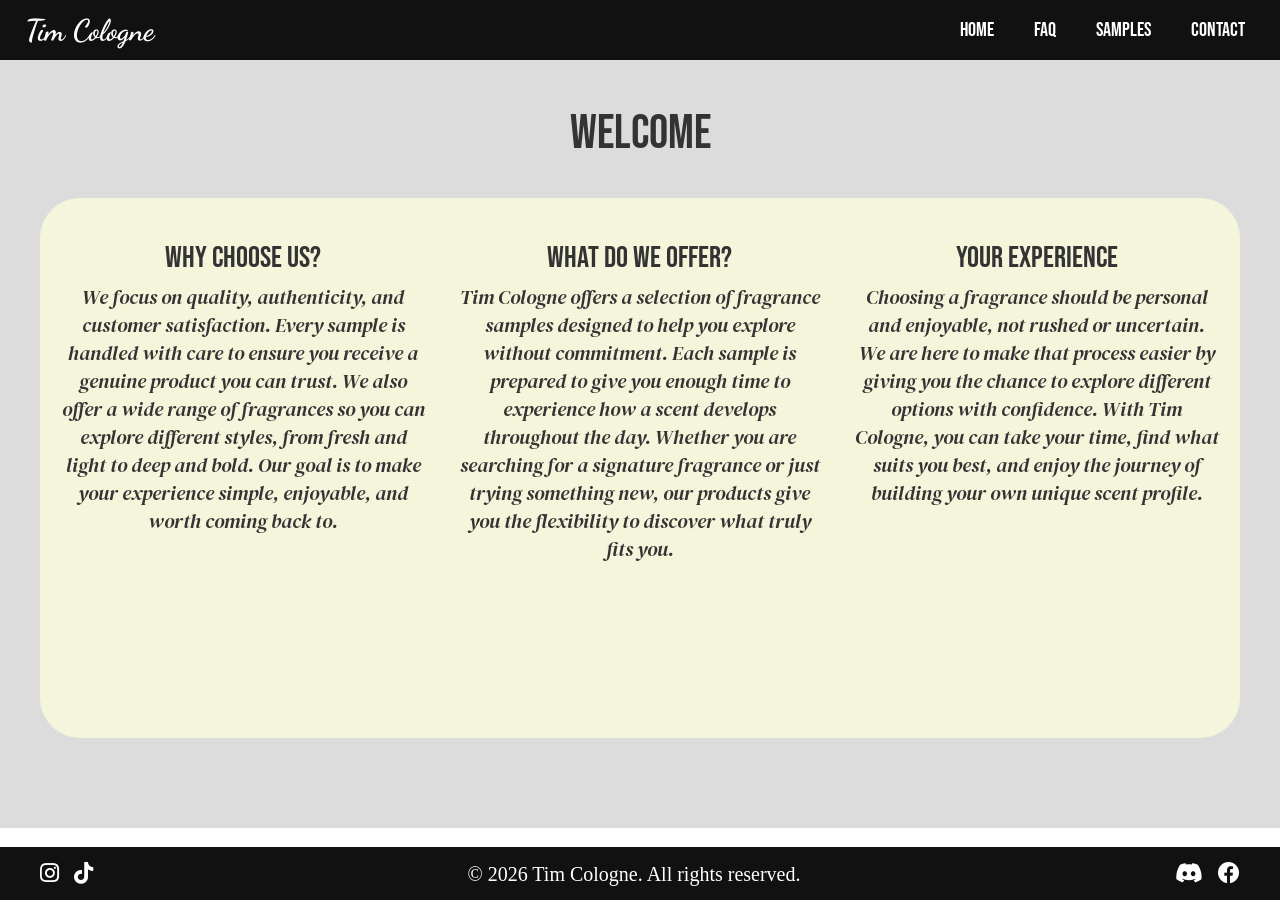
<file: index.html>
<!DOCTYPE html>
<html lang="en">
<head>
  <meta charset="UTF-8">
  <meta name="viewport" content="width=device-width, initial-scale=1.0">
  <title>Tim Cologne - Home</title>
  <link rel="stylesheet" href="reset.css">
  <link rel="stylesheet" href="styles.css">
  <link rel="preconnect" href="https://fonts.googleapis.com">
 <link rel="preconnect" href="https://fonts.gstatic.com" crossorigin>
 <link href="https://fonts.googleapis.com/css2?family=Bebas+Neue&display=swap" rel="stylesheet">
 <link rel="preconnect" href="https://fonts.googleapis.com">
<link rel="preconnect" href="https://fonts.gstatic.com" crossorigin>
<link href="https://fonts.googleapis.com/css2?family=Bebas+Neue&family=Dancing+Script:wght@400..700&display=swap" rel="stylesheet">
<link rel="preconnect" href="https://fonts.googleapis.com">
<link rel="preconnect" href="https://fonts.gstatic.com" crossorigin>
<link href="https://fonts.googleapis.com/css2?family=DM+Serif+Display:ital@1&display=swap" rel="stylesheet">
<link rel="stylesheet" href="https://use.fontawesome.com/releases/v5.15.4/css/all.css" integrity="sha384-DyZ88mC6Up2uqS4h/KRgHuoeGwBcD4Ng9SiP4dIRy0EXTlnuz47vAwmeGwVChigm" crossorigin="anonymous"/>

</head>
<body>
  
<header>
    <nav>
    <h1>Tim Cologne</h1>
    <ul>
    <li><a href="index.html">Home</a></li>
    <li><a href="faq.html">FAQ</a></li>
    <li><a href="products.html">Samples</a></li>
    <li><a href="contact.html">Contact</a></li>
    </ul>
  </nav>
</header>

<main>
<section class="welcome-section">
        <h1>Welcome</h1>

   <div class="info-box">           
          
      <div class="info-item">
    <h2>Why Choose Us?</h2>
    <p>
        We focus on quality, authenticity, and customer satisfaction. Every sample is handled with care to ensure you receive a genuine product 
        you can trust. We also offer a wide range of fragrances so you can explore different styles, from fresh and light to deep and bold. 
        Our goal is to make your experience simple, enjoyable, and worth coming back to.
    </p>
        </div>

    <div class="info-item">
      <h2>What Do We Offer?</h2>
      <p>
          Tim Cologne offers a selection of fragrance samples designed to help you explore without commitment. Each sample is prepared to give you
          enough time to experience how a scent develops throughout the day. Whether you are searching for a signature fragrance or just trying
          something new, our products give you the flexibility to discover what truly fits you.
      </p>
    </div>

    <div class="info-item">
      <h2>Your Experience</h2>
      <p>
          Choosing a fragrance should be personal and enjoyable, not rushed or uncertain. We are here to make that process easier by giving you
          the chance to explore different options with confidence. With Tim Cologne, you can take your time, find what suits you best, and enjoy
          the journey of building your own unique scent profile.
        </p>
    </div>

</div>
</section>

</main>


  <footer>
    <div class="footer-container">

        <div class="social-left">
            <a href="https://www.instagram.com/temur_b02/" target="_blank">
                <i class="fab fa-instagram"></i>
            </a>

            <a href="https://www.tiktok.com/@temur_b0" target="_blank">
                <i class="fab fa-tiktok"></i>
            </a>
        </div>

        <div class="footer-text">
            <p>© 2026 Tim Cologne. All rights reserved.</p>
        </div>

        <div class="social-right">
            <a href="https://discordapp.com/users/t1mazver/" target="_blank">
                <i class="fab fa-discord"></i>
            </a>

            <a href="https://www.facebook.com/temur.babayarov/" target="_blank">
                <i class="fab fa-facebook"></i>
            </a>
        </div>

    </div>
</footer> 



</body>
</html>
</file>
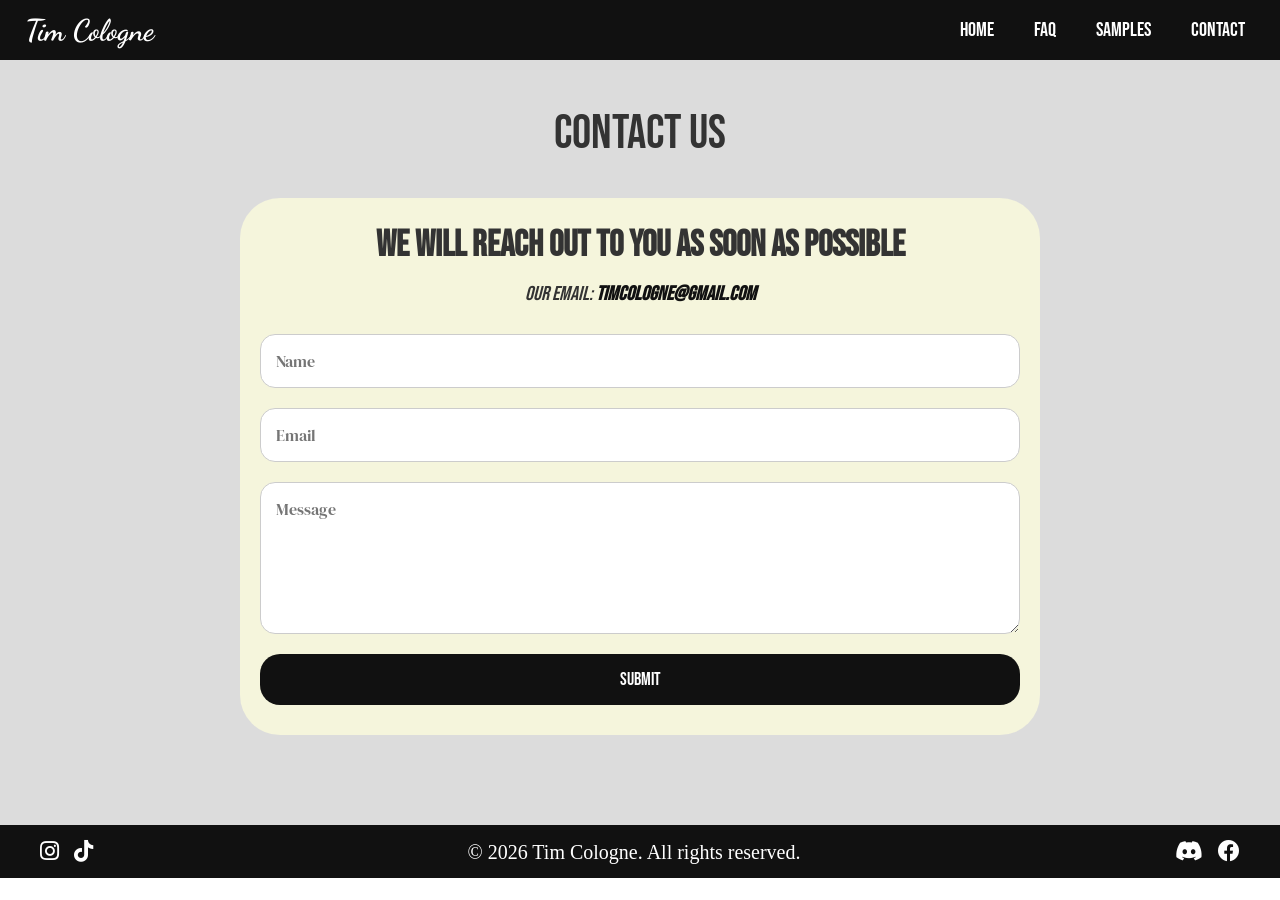
<file: contact.html>
<!DOCTYPE html>
<html lang="en">
<head>
  <meta charset="UTF-8">
  <meta name="viewport" content="width=device-width, initial-scale=1.0">
  <title>Tim Cologne - Contact</title>
  <link rel="stylesheet" href="reset.css">
  <link rel="stylesheet" href="styles.css">
  <link rel="preconnect" href="https://fonts.googleapis.com">
 <link rel="preconnect" href="https://fonts.gstatic.com" crossorigin>
 <link href="https://fonts.googleapis.com/css2?family=Bebas+Neue&display=swap" rel="stylesheet">
 <link rel="preconnect" href="https://fonts.googleapis.com">
<link rel="preconnect" href="https://fonts.gstatic.com" crossorigin>
<link href="https://fonts.googleapis.com/css2?family=Bebas+Neue&family=Dancing+Script:wght@400..700&display=swap" rel="stylesheet">
<link rel="preconnect" href="https://fonts.googleapis.com">
<link rel="preconnect" href="https://fonts.gstatic.com" crossorigin>
<link href="https://fonts.googleapis.com/css2?family=DM+Serif+Display:ital@1&display=swap" rel="stylesheet">
<link rel="stylesheet" href="https://use.fontawesome.com/releases/v5.15.4/css/all.css" integrity="sha384-DyZ88mC6Up2uqS4h/KRgHuoeGwBcD4Ng9SiP4dIRy0EXTlnuz47vAwmeGwVChigm" crossorigin="anonymous"/>
</head>

<body>
  
  <header>
    <nav>
      <h1>Tim Cologne</h1>
      <ul>
        <li><a href="index.html">Home</a></li>
        <li><a href="faq.html">FAQ</a></li>
        <li><a href="products.html">Samples</a></li>
        <li><a href="contact.html">Contact</a></li>
      </ul>
    </nav>
  </header>
<section class="welcome-section">
        <h1>Contact us</h1>

   <main class="content">
    <h2>WE WILL REACH OUT TO YOU AS SOON AS POSSIBLE</h2>
    <p>OUR EMAIL: <a href="mailto:timcologne@gmail.com">timcologne@gmail.com</a></p>

    <form>
        <input type="text" placeholder="Name" required>
        <input type="email" placeholder="Email" required>
        <textarea placeholder="Message" required></textarea>
        <button type="submit">Submit</button>
    </form>
</main>
</section>
  <footer>
    <div class="footer-container">

        <div class="social-left">
            <a href="https://www.instagram.com/temur_b02/" target="_blank">
                <i class="fab fa-instagram"></i>
            </a>

            <a href="https://www.tiktok.com/@temur_b0" target="_blank">
                <i class="fab fa-tiktok"></i>
            </a>
        </div>

        <div class="footer-text">
            <p>© 2026 Tim Cologne. All rights reserved.</p>
        </div>

        <div class="social-right">
            <a href="https://discordapp.com/users/t1mazver/" target="_blank">
                <i class="fab fa-discord"></i>
            </a>

            <a href="https://www.facebook.com/temur.babayarov/" target="_blank">
                <i class="fab fa-facebook"></i>
            </a>
        </div>

    </div>
</footer>

</body>
</html>
</file>
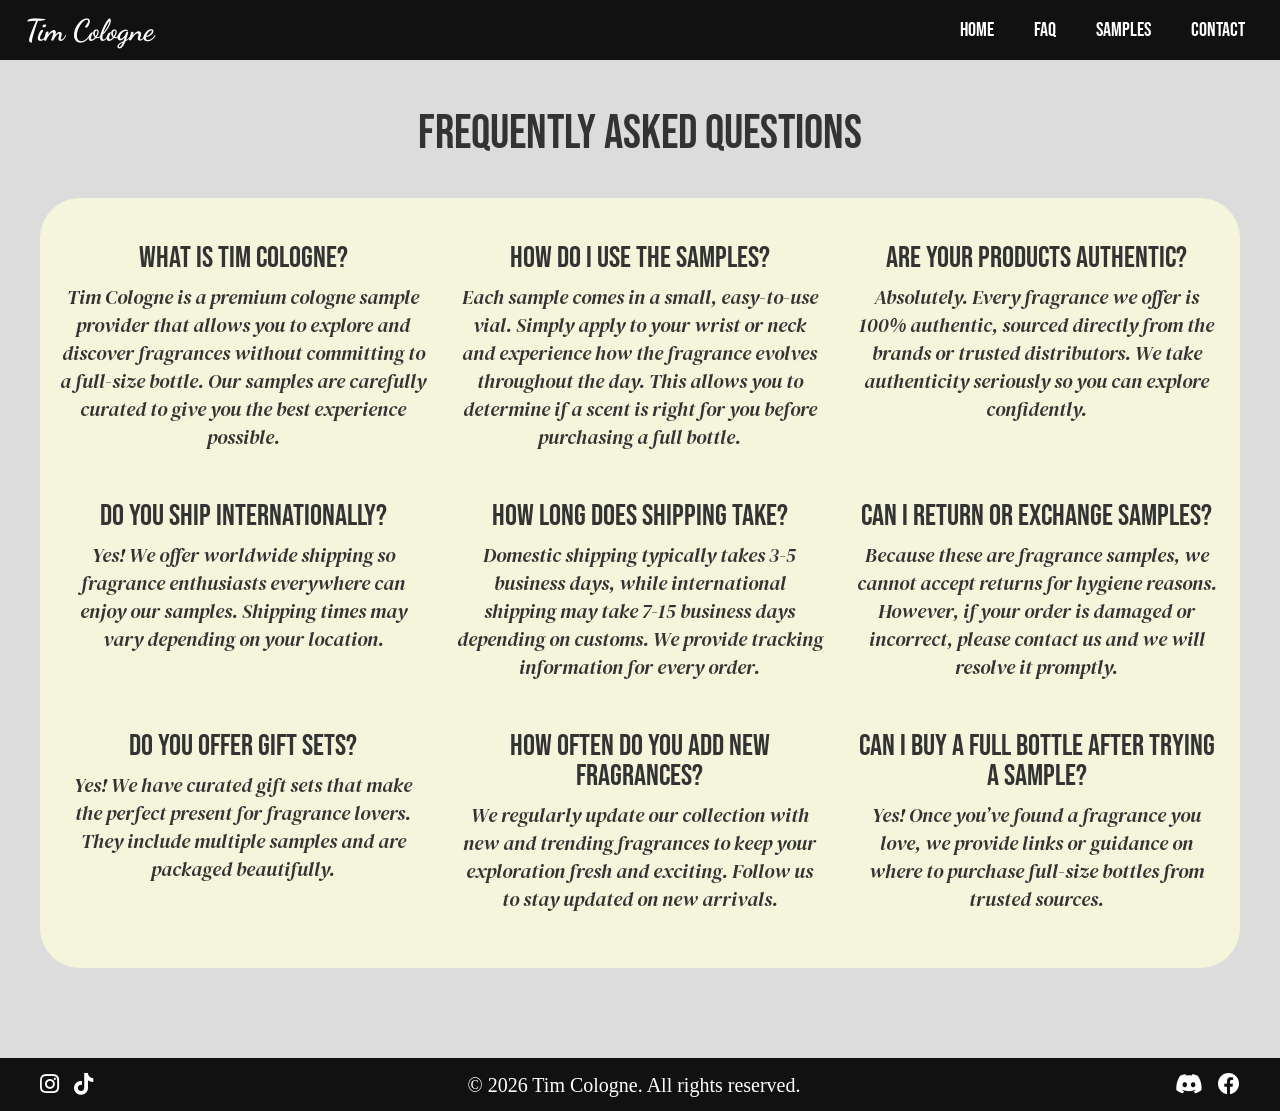
<file: faq.html>
<!DOCTYPE html>
<html lang="en">
  <meta charset="UTF-8">
  <meta name="viewport" content="width=device-width, initial-scale=1.0">
  <title>Tim Cologne - FAQ</title>
  <link rel="stylesheet" href="reset.css">
  <link rel="stylesheet" href="styles.css">
    <link rel="preconnect" href="https://fonts.googleapis.com">
 <link rel="preconnect" href="https://fonts.gstatic.com" crossorigin>
 <link href="https://fonts.googleapis.com/css2?family=Bebas+Neue&display=swap" rel="stylesheet">
 <link rel="preconnect" href="https://fonts.googleapis.com">
<link rel="preconnect" href="https://fonts.gstatic.com" crossorigin>
<link href="https://fonts.googleapis.com/css2?family=Bebas+Neue&family=Dancing+Script:wght@400..700&display=swap" rel="stylesheet">
<link rel="preconnect" href="https://fonts.googleapis.com">
<link rel="preconnect" href="https://fonts.gstatic.com" crossorigin>
<link href="https://fonts.googleapis.com/css2?family=DM+Serif+Display:ital@1&display=swap" rel="stylesheet">
<link rel="stylesheet" href="https://use.fontawesome.com/releases/v5.15.4/css/all.css" integrity="sha384-DyZ88mC6Up2uqS4h/KRgHuoeGwBcD4Ng9SiP4dIRy0EXTlnuz47vAwmeGwVChigm" crossorigin="anonymous"/>

 <header>
    <nav>
      <h1>Tim Cologne</h1>
      <ul>
        <li><a href="index.html">Home</a></li>
        <li><a href="faq.html">FAQ</a></li>
        <li><a href="products.html">Samples</a></li>
        <li><a href="contact.html">Contact</a></li>
      </ul>    
    </nav>
  </header>
<body>

  <main id="faq-page">
    <section class="welcome-section">
        <h1>Frequently Asked Questions</h1>

        <div class="info-box">

            <div class="faq-item">
                <h2>What is Tim Cologne?</h2>
                <p>
                    Tim Cologne is a premium cologne sample provider that allows you to explore and discover fragrances without committing to a full-size bottle. 
                    Our samples are carefully curated to give you the best experience possible.
                </p>
            </div>

            <div class="faq-item">
                <h2>How do I use the samples?</h2>
                <p>
                    Each sample comes in a small, easy-to-use vial. Simply apply to your wrist or neck and experience how the fragrance evolves throughout the day. 
                    This allows you to determine if a scent is right for you before purchasing a full bottle.
                </p>
            </div>

            <div class="faq-item">
                <h2>Are your products authentic?</h2>
                <p>
                    Absolutely. Every fragrance we offer is 100% authentic, sourced directly from the brands or trusted distributors. 
                    We take authenticity seriously so you can explore confidently.
                </p>
            </div>

            <div class="faq-item">
                <h2>Do you ship internationally?</h2>
                <p>
                    Yes! We offer worldwide shipping so fragrance enthusiasts everywhere can enjoy our samples. 
                    Shipping times may vary depending on your location.
                </p>
            </div>

            <div class="faq-item">
                <h2>How long does shipping take?</h2>
                <p>
                    Domestic shipping typically takes 3-5 business days, while international shipping may take 7-15 business days depending on customs. 
                    We provide tracking information for every order.
                </p>
            </div>

            <div class="faq-item">
                <h2>Can I return or exchange samples?</h2>
                <p>
                    Because these are fragrance samples, we cannot accept returns for hygiene reasons. 
                    However, if your order is damaged or incorrect, please contact us and we will resolve it promptly.
                </p>
            </div>

            <div class="faq-item">
                <h2>Do you offer gift sets?</h2>
                <p>
                    Yes! We have curated gift sets that make the perfect present for fragrance lovers. 
                    They include multiple samples and are packaged beautifully.
                </p>
            </div>

            <div class="faq-item">
                <h2>How often do you add new fragrances?</h2>
                <p>
                    We regularly update our collection with new and trending fragrances to keep your exploration fresh and exciting. 
                    Follow us to stay updated on new arrivals.
                </p>
            </div>

            <div class="faq-item">
                <h2>Can I buy a full bottle after trying a sample?</h2>
                <p>
                    Yes! Once you’ve found a fragrance you love, we provide links or guidance on where to purchase full-size bottles from trusted sources.
                </p>
            </div>

        </div>
    </section>
</main>
 
  <footer>
    <div class="footer-container">

        <div class="social-left">
            <a href="https://www.instagram.com/temur_b02/" target="_blank">
                <i class="fab fa-instagram"></i>
            </a>

            <a href="https://www.tiktok.com/@temur_b0" target="_blank">
                <i class="fab fa-tiktok"></i>
            </a>
        </div>

        <div class="footer-text">
            <p>© 2026 Tim Cologne. All rights reserved.</p>
        </div>

        <div class="social-right">
            <a href="https://discordapp.com/users/t1mazver/" target="_blank">
                <i class="fab fa-discord"></i>
            </a>

            <a href="https://www.facebook.com/temur.babayarov/" target="_blank">
                <i class="fab fa-facebook"></i>
            </a>
        </div>

    </div>
</footer>

</body>
</html>
</file>
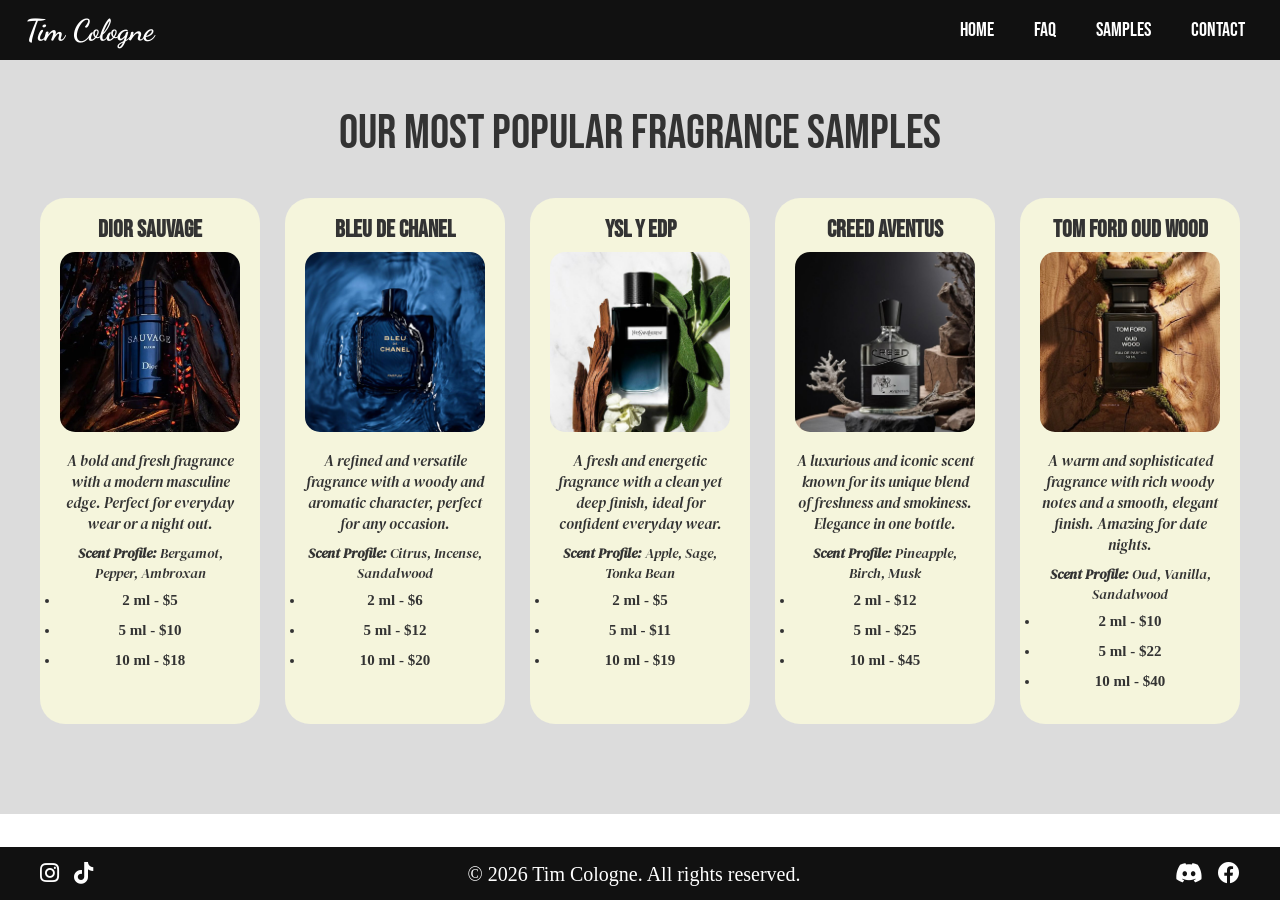
<file: products.html>
<!DOCTYPE html>
<html lang="en">
<head>
  <meta charset="UTF-8">
  <meta name="viewport" content="width=device-width, initial-scale=1.0">
  <title>Tim Cologne - Samples</title>
  <link rel="stylesheet" href="reset.css">
  <link rel="stylesheet" href="styles.css">
    <link rel="preconnect" href="https://fonts.googleapis.com">
 <link rel="preconnect" href="https://fonts.gstatic.com" crossorigin>
 <link href="https://fonts.googleapis.com/css2?family=Bebas+Neue&display=swap" rel="stylesheet">
 <link rel="preconnect" href="https://fonts.googleapis.com">
<link rel="preconnect" href="https://fonts.gstatic.com" crossorigin>
<link href="https://fonts.googleapis.com/css2?family=Bebas+Neue&family=Dancing+Script:wght@400..700&display=swap" rel="stylesheet">
<link rel="preconnect" href="https://fonts.googleapis.com">
<link rel="preconnect" href="https://fonts.gstatic.com" crossorigin>
<link href="https://fonts.googleapis.com/css2?family=DM+Serif+Display:ital@1&display=swap" rel="stylesheet">
<link rel="stylesheet" href="https://use.fontawesome.com/releases/v5.15.4/css/all.css" integrity="sha384-DyZ88mC6Up2uqS4h/KRgHuoeGwBcD4Ng9SiP4dIRy0EXTlnuz47vAwmeGwVChigm" crossorigin="anonymous"/>


</head>
<body>
  
<header>
  <nav>
    <h1>Tim Cologne</h1>
    <ul>
      <li><a href="index.html">Home</a></li>
      <li><a href="faq.html">FAQ</a></li>
      <li><a href="products.html">Samples</a></li>
      <li><a href="contact.html">Contact</a></li>
    </ul>
  </nav>
</header>

<main id="samples-page">
    <section class="welcome-section">
        <h1>Our Most Popular Fragrance Samples</h1>

        <div class="samples-grid">

            <div class="sample-card">
                <h2>Dior Sauvage</h2>
                <img src="images/sauvage.jpg" alt="Dior Sauvage">

                <p>
                    A bold and fresh fragrance with a modern masculine edge. Perfect for everyday wear or a night out.
                </p>

                <p class="scent">
                    <strong>Scent Profile:</strong> Bergamot, Pepper, Ambroxan
                </p>

                <strong>
                  <ul class="prices">
                      <li>2 ml - $5</li>
                      <li>5 ml - $10</li>
                      <li>10 ml - $18</li>
                                </ul>
                </strong>
            </div>

            <div class="sample-card">
                <h2>Bleu de Chanel</h2>
                <img src="images/bleu de chanel.jpg" alt="Bleu de Chanel">

                <p>
                    A refined and versatile fragrance with a woody and aromatic character, perfect for any occasion.
                </p>

                <p class="scent">
                    <strong>Scent Profile:</strong> Citrus, Incense, Sandalwood
                </p>

                <strong>
                  <ul class="prices">
                      <li>2 ml - $6</li>
                      <li>5 ml - $12</li>
                      <li>10 ml - $20</li>
                  </ul>
                </strong>
            </div>

            <div class="sample-card">
                <h2>YSL Y EDP</h2>
                <img src="images/ysl.jpg" alt="YSL Y EDP">

                <p>
                    A fresh and energetic fragrance with a clean yet deep finish, ideal for confident everyday wear.
                </p>

                <p class="scent">
                    <strong>Scent Profile:</strong> Apple, Sage, Tonka Bean
                </p>

                <strong>
                  <ul class="prices">
                      <li>2 ml - $5</li>
                      <li>5 ml - $11</li>
                      <li>10 ml - $19</li>
                                </ul>
                </strong>
            </div>

            <div class="sample-card">
                <h2>Creed Aventus</h2>
                <img src="images/aventus 2.jpg" alt="Creed Aventus">

                <p>
                    A luxurious and iconic scent known for its unique blend of freshness and smokiness. Elegance in one bottle.
                </p>

                <p class="scent">
                    <strong>Scent Profile:</strong> Pineapple, Birch, Musk
                </p>

                <strong>
                  <ul class="prices">
                      <li>2 ml - $12</li>
                      <li>5 ml - $25</li>
                      <li>10 ml - $45</li>
                  </ul>
                </strong>
            </div>

            <div class="sample-card">
                <h2>Tom Ford Oud Wood</h2>
                <img src="images/tomford2.jpg" alt="Tom Ford Oud Wood">

                <p>
                    A warm and sophisticated fragrance with rich woody notes and a smooth, elegant finish. Amazing for date nights.
                </p>

                <p class="scent">
                    <strong>Scent Profile:</strong> Oud, Vanilla, Sandalwood
                </p>

                <strong>
                  <ul class="prices">
                      <li>2 ml - $10</li>
                      <li>5 ml - $22</li>
                      <li>10 ml - $40</li>
                  </ul>
                </strong>
            </div>

        </div>
    </section>
</main>

  <footer>
    <div class="footer-container">

        <div class="social-left">
            <a href="https://www.instagram.com/temur_b02/" target="_blank">
                <i class="fab fa-instagram"></i>
            </a>

            <a href="https://www.tiktok.com/@temur_b0" target="_blank">
                <i class="fab fa-tiktok"></i>
            </a>
        </div>

        <div class="footer-text">
            <p>© 2026 Tim Cologne. All rights reserved.</p>
        </div>

        <div class="social-right">
            <a href="https://discordapp.com/users/t1mazver/" target="_blank">
                <i class="fab fa-discord"></i>
            </a>

            <a href="https://www.facebook.com/temur.babayarov/" target="_blank">
                <i class="fab fa-facebook"></i>
            </a>
        </div>

    </div>
</footer> 

</body>
</html>
</file>
<file: styles.css>
html, body {
    height: 100%;
    margin: 0;
}

body {
    display: flex;
    flex-direction: column;
    min-height: 100px;
    color: #333;
}


header {
    background: #111;
    color: white;
    padding: 15px;
    font-family: "Dancing Script", cursive;
}

nav {
    display: flex;
    justify-content: space-between;
    align-items: center;
}

nav h1 {
    font-size: 30px;
    padding-left: 10px;
}

nav ul {
    display: flex;
    list-style: none;
}

nav ul li {
    margin-left: 20px;
}

nav a {
    color: white;
    text-decoration: none;
    font-weight: bold;
    font-family: "Bebas Neue", sans-serif;
    font-weight: 400;
    font-style: normal;
    font-size: 20px;
    padding-right: 20px;
}

nav a:hover {
    color: #bbb;
}


main {
    flex: 1;
}


.footer-container {
    display: flex;
    justify-content: space-between;
    align-items: center;

    max-width: 1200px;
    margin: 0 auto;
    padding: 0 20px;
}

.footer-text {
    text-align: center;
    flex: 1;
}

.social-left,
.social-right {
    display: flex;
    gap: 15px;
}

footer a {
    color: white;
    font-size: 22px;
    transition: 0.3s;
}

footer a:hover {
    color: #bbb;
}

footer {
    background: #111;             
    color: white;
    padding: 15px;              
    text-align: center;
}

footer p {
    margin: 0;
    font-size: 20px;
}

.welcome-section {
    text-align: center;
    padding: 50px 20px;
    background-color: gainsboro;
}

.welcome-section h1 {
    font-size: 48px;
    margin-bottom: 30px;
    font-family: "Bebas Neue", sans-serif;
    font-weight: 400;
    font-style: normal;
}

.info-box {
    width: 100%;
    background-color: beige;
    padding: 40px 20px;
    box-sizing: border-box;
    border-radius: 40px;
    display: grid;
    grid-template-columns: repeat(3, 1fr);
    gap: 30px;

    max-width: 1200px;
    margin: 40px auto;

    min-height: 60vh;
}

.info-box h2 {
    margin-top: 5px;
    font-size: 30px;
    font-family: "Bebas Neue", sans-serif;
    font-weight: 400;
    font-style: normal;
}

.info-box p {
    max-width: 800px;
    margin: 10px auto 15px auto; 
    line-height: 1.4;
    font-family: "DM Serif Display", serif;
    font-weight: 400;
    font-style: italic;
    break-inside: avoid;
    font-size: 20px;
}

.info-item h2 {
    margin-top: 5px;
    font-size: 30px;
    font-family: "Bebas Neue", sans-serif;
    font-weight: 400;
    font-style: normal;
}

.info-item p {
    line-height: 1.4;
    font-family: "DM Serif Display", serif;
    font-weight: 400;
    font-style: italic;
    margin: 10px 0 15px 0;
}

#faq-page .info-box {
    display: grid;
    grid-template-columns: 3, 1fr;
    gap: 30px;

    max-width: 1200px;
    margin: 40px auto;

    background-color: beige;
    padding: 40px 20px;
    border-radius: 40px;
    box-sizing: border-box;
    min-height: 60vh;
}

#faq-page .faq-item h2 {
    margin-top: 5px;
    font-size: 30px;
    font-family: "Bebas Neue", sans-serif;
    font-weight: 400;
    font-style: normal;
}

#faq-page .faq-item p {
    max-width: 800px;
    margin: 10px auto 15px auto;
    line-height: 1.4;
    font-family: "DM Serif Display", serif;
    font-weight: 400;
}

.content {
    max-width: 800px;
    margin: 40px auto;
    padding: 30px 20px;
    background-color: beige;
    border-radius: 40px;
    box-sizing: border-box;
    text-align: center;
}

.content h2 {
    font-family: "Bebas Neue", sans-serif;
    font-size: 36px;
    margin-bottom: 20px;
}

.content p {
    font-family: "Bebas Neue", sans-serif;
    margin-bottom: 30px;
    font-size: 20px;
    font-style: italic;
}

.content form {
    display: flex;
    flex-direction: column;
    gap: 20px;
}

.content input {
    padding: 15px;
    font-size: 16px;
    border-radius: 15px;
    border: 1px solid #ccc;
    font-family: "DM Serif Display", serif;
    resize: vertical;
}

.content textarea {
    min-height: 120px;
    padding: 15px;
    font-size: 16px;
    border-radius: 15px;
    border: 1px solid #ccc;
    font-family: "DM Serif Display", serif;
    resize: vertical;
}

.content button {
    padding: 15px;
    font-size: 18px;
    background-color: #111;
    color: white;
    border: none;
    border-radius: 20px;
    cursor: pointer;
    font-family: "Bebas Neue", sans-serif;
}

.content button:hover {
    background-color: #333;
}

.content a {
    color: #111;
    text-decoration: none;
    font-weight: bold;
}

.content a:hover {
    color: #555;
}

#samples-page .samples-grid {
    display: grid;
    grid-template-columns: repeat(5, 1fr);
    gap: 25px;

    max-width: 1400px;
    margin: 40px auto;
    padding: 0 20px;
}

.sample-card {
    background-color: beige;
    border-radius: 25px;
    padding: 20px;
    text-align: center;
    box-sizing: border-box;
}


.sample-card:hover {
    transform: translateY(-5px);
}

.sample-card h2 {
    font-family: "Bebas Neue", sans-serif;
    font-size: 24px;
    margin-bottom: 10px;
}

.sample-card img {
    width: 100%;
    height: 180px;
    object-fit: cover;
    border-radius: 15px;
    margin-bottom: 15px;
}

.sample-card p {
    font-family: "DM Serif Display", serif;
    font-style: italic;
    font-size: 15px;
    line-height: 1.4;
    margin-bottom: 10px;
}

.sample-card .scent {
    font-size: 14px;
    margin-bottom: 10px;
}


.sample-card .prices {
    padding-left: 0;
    margin: 0;
    font-size: 15px;
}

.sample-card .prices li {
    margin: 5px 0;
    padding-bottom: 10px;
}
</file>
